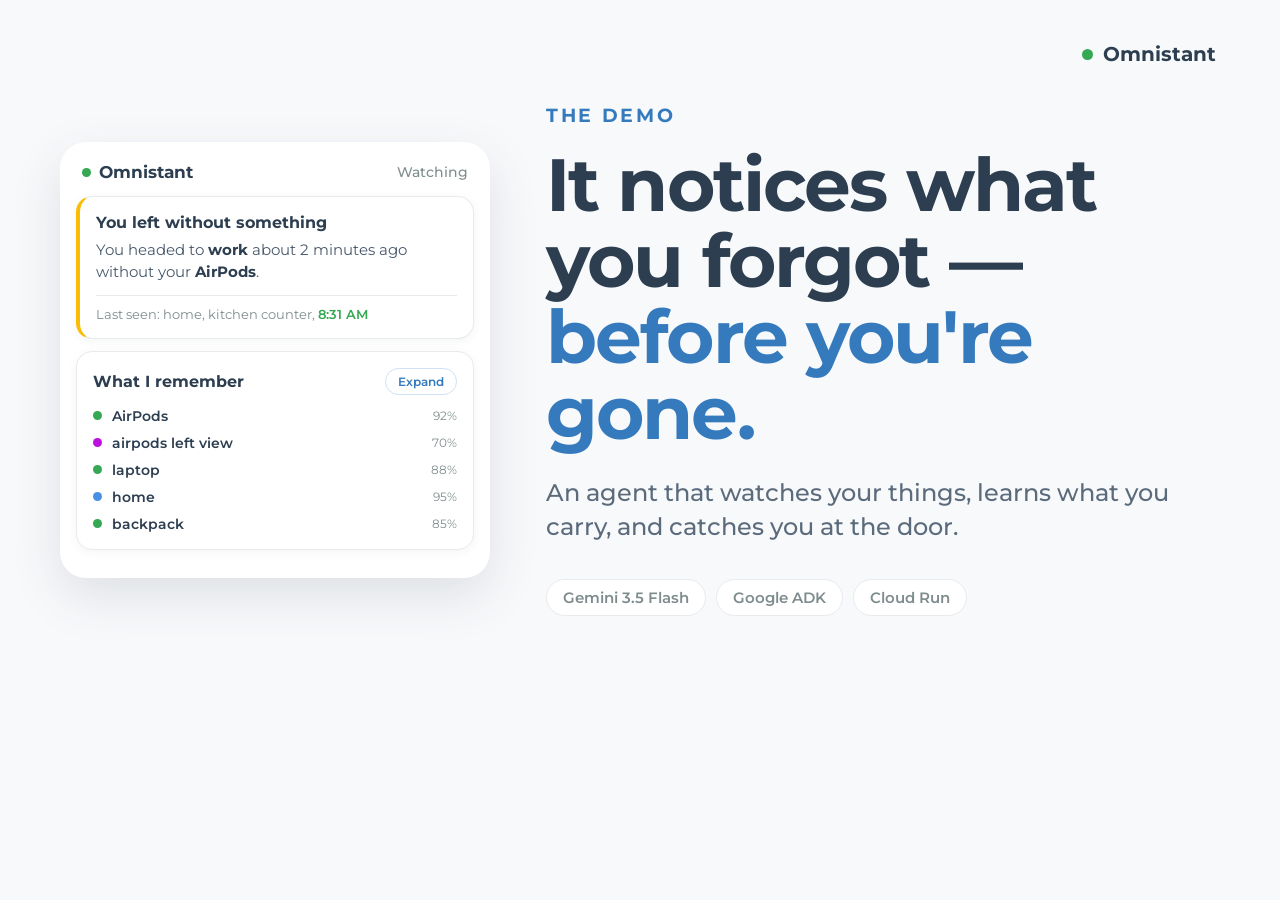
<file: docs/gallery/00-thumbnail.html>
<!doctype html>
<html>
<head>
<meta charset="utf-8">
<link rel="preconnect" href="https://fonts.googleapis.com">
<link rel="preconnect" href="https://fonts.gstatic.com" crossorigin>
<link href="https://fonts.googleapis.com/css2?family=Montserrat:wght@400;500;600;700;800&display=swap" rel="stylesheet">
<style>
  :root {
    --bg:#F8F9FB; --surface:#FFFFFF; --primary:#4A90E2; --primary-text:#357ABD;
    --item:#34A853; --activity:#BD10E0; --text:#2C3E50; --muted:#7F8C8D;
    --border:#E8EAED; --warning:#FBBC04;
    --sh-card:0 2px 10px rgba(44,62,80,.06);
  }
  * { margin:0; padding:0; box-sizing:border-box; }
  html, body { width:1280px; height:720px; overflow:hidden; }
  body {
    font-family: Montserrat, "SF Pro Display", "Segoe UI", system-ui, sans-serif;
    background:var(--bg); color:var(--text);
    -webkit-font-smoothing:antialiased;
  }

  .stage { height:100%; display:grid; grid-template-columns: 430px 1fr; gap:56px;
           padding:56px 64px 56px 60px; align-items:center; position:relative; }

  /* brand, top-right — same placement as the gallery plates */
  .brand { position:absolute; top:42px; right:64px; display:flex; align-items:center; gap:10px; }
  .brand .dot { width:11px; height:11px; border-radius:50%; background:var(--item); }
  .brand span { font-size:20px; font-weight:700; color:var(--text); }

  /* ── phone ── */
  .phone { width:430px; border-radius:26px; background:var(--surface);
           box-shadow:0 18px 50px rgba(44,62,80,.13); padding:16px 16px 0;
           overflow:hidden; padding-bottom:16px; }
  .phone-top { display:flex; align-items:center; justify-content:space-between;
               padding:4px 6px 14px; }
  .phone-top .l { display:flex; align-items:center; gap:8px; font-size:17px; font-weight:700; }
  .phone-top .l .dot { width:9px; height:9px; border-radius:50%; background:var(--item); }
  .phone-top .r { font-size:14px; color:var(--muted); font-weight:500; }

  .card { background:var(--surface); border:1px solid var(--border); border-radius:16px;
          box-shadow:var(--sh-card); padding:16px; margin-bottom:12px; }
  .card-head { display:flex; align-items:center; justify-content:space-between; margin-bottom:12px; }
  .card-head h3 { font-size:16px; font-weight:700; }
  .pill { font-size:12px; font-weight:600; color:var(--primary-text);
          border:1px solid #CFE0F5; border-radius:999px; padding:5px 12px; }

  /* alert — the money shot, in the app's own card language */
  .alert { border-left:4px solid var(--warning); }
  .alert h4 { font-size:16px; font-weight:700; margin-bottom:8px; }
  .alert p { font-size:14.5px; line-height:1.5; color:#46586B; }
  .alert p b { color:var(--text); font-weight:700; }
  .alert .seen { margin-top:11px; padding-top:10px; border-top:1px solid var(--border);
                 font-size:13px; color:var(--muted); }
  .alert .seen b { color:var(--item); font-weight:600; }

  .rows { display:flex; flex-direction:column; gap:9px; }
  .row { display:flex; align-items:center; gap:10px; }
  .row .d { width:9px; height:9px; border-radius:50%; flex:none; }
  .row .n { font-size:14px; font-weight:600; }
  .row .m { font-size:12px; color:var(--muted); margin-left:auto; }

  /* ── right column ── */
  .eyebrow { font-size:19px; font-weight:700; letter-spacing:.14em; color:var(--primary-text);
             text-transform:uppercase; margin-bottom:20px; }
  h1 { font-size:74px; line-height:1.03; font-weight:700; letter-spacing:-.025em; }
  h1 .hl { color:var(--primary-text); }
  .sub { margin-top:24px; font-size:24px; line-height:1.45; color:#5B6B7C; font-weight:500; max-width:660px; }
  .meta { margin-top:34px; display:flex; align-items:center; gap:10px; flex-wrap:wrap; }
  .tag { font-size:15px; font-weight:600; color:var(--muted);
         border:1px solid var(--border); background:var(--surface);
         border-radius:999px; padding:8px 16px; }
</style>
</head>
<body>
  <div class="brand"><div class="dot"></div><span>Omnistant</span></div>

  <div class="stage">
    <!-- phone -->
    <div class="phone">
      <div class="phone-top">
        <div class="l"><div class="dot"></div>Omnistant</div>
        <div class="r">Watching</div>
      </div>

      <div class="card alert">
        <h4>You left without something</h4>
        <p>You headed to <b>work</b> about 2 minutes ago without your <b>AirPods</b>.</p>
        <div class="seen">Last seen: home, kitchen counter, <b>8:31 AM</b></div>
      </div>

      <div class="card">
        <div class="card-head"><h3>What I remember</h3><div class="pill">Expand</div></div>
        <div class="rows">
          <div class="row"><div class="d" style="background:#34A853"></div><div class="n">AirPods</div><div class="m">92%</div></div>
          <div class="row"><div class="d" style="background:#BD10E0"></div><div class="n">airpods left view</div><div class="m">70%</div></div>
          <div class="row"><div class="d" style="background:#34A853"></div><div class="n">laptop</div><div class="m">88%</div></div>
          <div class="row"><div class="d" style="background:#4A90E2"></div><div class="n">home</div><div class="m">95%</div></div>
          <div class="row"><div class="d" style="background:#34A853"></div><div class="n">backpack</div><div class="m">85%</div></div>
        </div>
      </div>
    </div>

    <!-- copy -->
    <div>
      <div class="eyebrow">The demo</div>
      <h1>It notices what<br>you forgot —<br><span class="hl">before you're gone.</span></h1>
      <p class="sub">An agent that watches your things, learns what you carry, and catches you at the door.</p>
      <div class="meta">
        <div class="tag">Gemini 3.5 Flash</div>
        <div class="tag">Google ADK</div>
        <div class="tag">Cloud Run</div>
      </div>
    </div>
  </div>
</body>
</html>
</file>
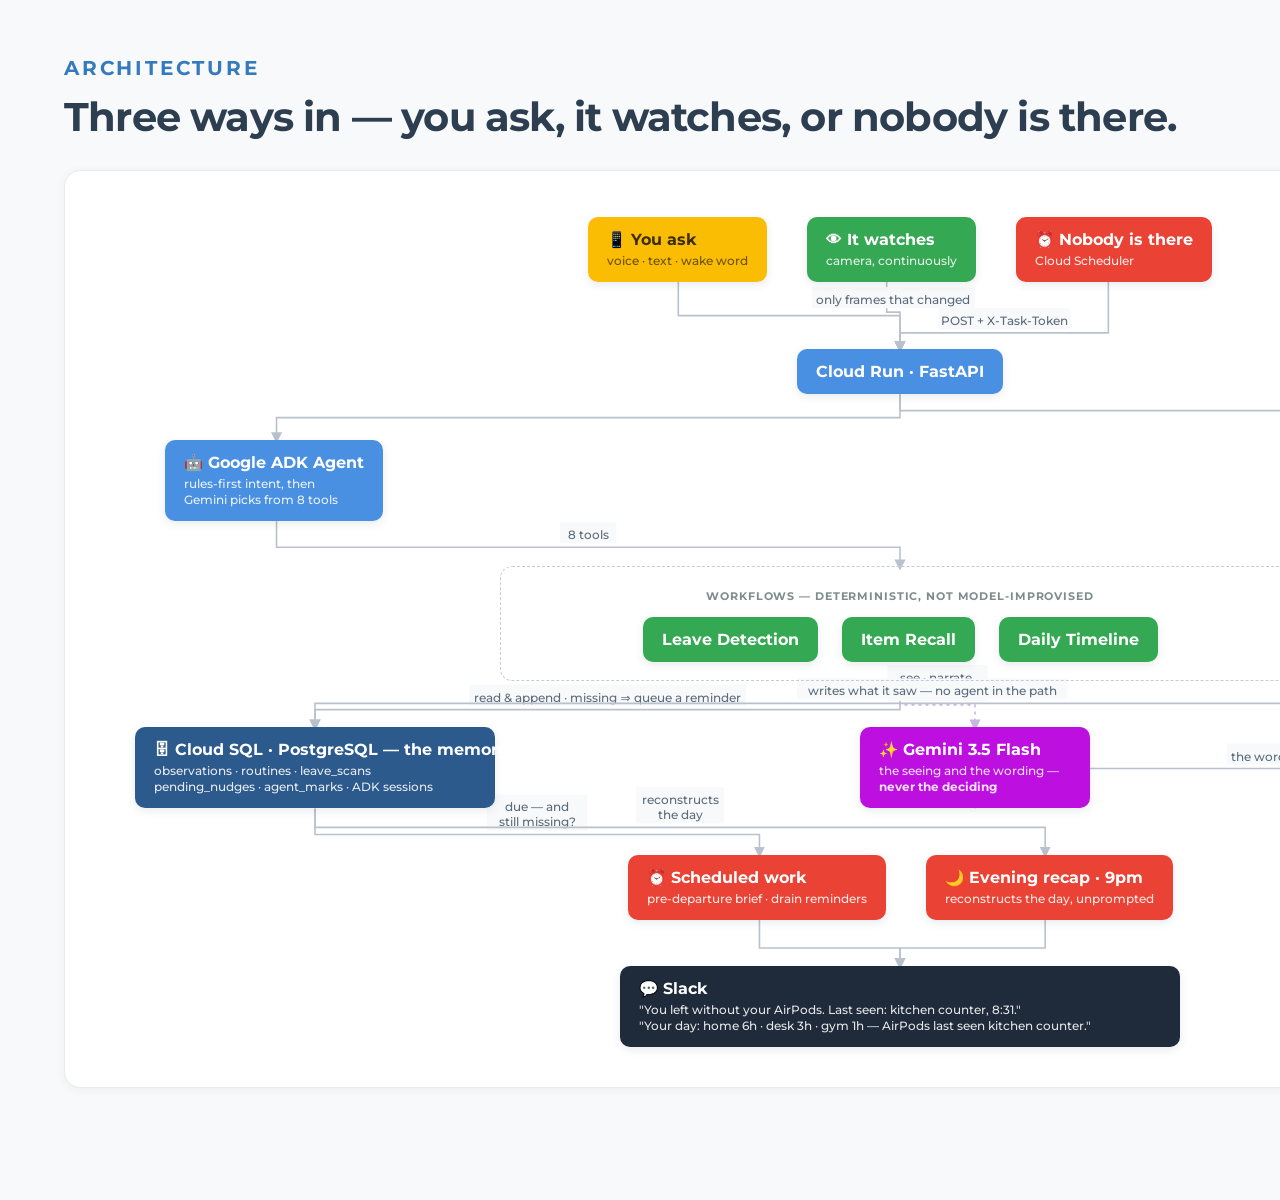
<file: docs/gallery/05-architecture.html>
<!doctype html>
<html>
<head>
<meta charset="utf-8">
<link rel="preconnect" href="https://fonts.googleapis.com">
<link rel="preconnect" href="https://fonts.gstatic.com" crossorigin>
<link href="https://fonts.googleapis.com/css2?family=Montserrat:wght@400;500;600;700;800&display=swap" rel="stylesheet">
<style>
  :root {
    --bg:#F8F9FB; --surface:#FFFFFF; --primary:#4A90E2; --primary-text:#357ABD;
    --item:#34A853; --activity:#BD10E0; --text:#2C3E50; --muted:#7F8C8D;
    --border:#E8EAED; --warning:#FBBC04; --danger:#EA4335;
    --sh-card:0 2px 10px rgba(44,62,80,.06);
  }
  * { margin:0; padding:0; box-sizing:border-box; }
  html, body { width:1800px; height:1200px; overflow:hidden; }
  body {
    font-family: Montserrat, "SF Pro Display", "Segoe UI", system-ui, sans-serif;
    background:var(--bg); color:var(--text);
    -webkit-font-smoothing:antialiased;
  }

  .page { width:1800px; height:1200px; padding:56px 64px; position:relative; }

  .eyebrow { font-size:20px; font-weight:700; letter-spacing:.14em; color:var(--primary-text);
             text-transform:uppercase; margin-bottom:14px; }
  h1 { font-size:40px; line-height:1.15; font-weight:700; letter-spacing:-.02em; max-width:1500px; }

  .frame { margin-top:30px; background:var(--surface); border:1px solid var(--border);
           border-radius:16px; box-shadow:var(--sh-card); padding:46px 60px 40px;
           position:relative; height:918px; }

  .diagram { position:relative; height:100%; display:flex; flex-direction:column;
             justify-content:space-between; }

  .row { display:flex; align-items:flex-start; justify-content:center; gap:40px; position:relative; z-index:2; }
  .row.spread { justify-content:space-between; }

  .node { border-radius:10px; padding:13px 19px; color:#fff; box-shadow:0 3px 8px rgba(44,62,80,.10); }
  .node .t { font-size:15.5px; font-weight:700; display:flex; align-items:center; gap:7px; white-space:nowrap; }
  .node .s { font-size:11.5px; font-weight:500; opacity:.88; margin-top:4px; line-height:1.4; }

  .c-amber  { background:var(--warning); color:#3A2E00; }
  .c-amber .s { opacity:.75; }
  .c-green  { background:var(--item); }
  .c-red    { background:var(--danger); }
  .c-blue   { background:var(--primary); }
  .c-purple { background:var(--activity); }
  .c-navy   { background:#1F2B3A; }
  .c-light  { background:var(--surface); color:var(--text); border:1px solid var(--border); }
  .c-light .s { color:var(--muted); }
  .c-sql    { background:#2C5A8C; }

  .wf-frame { border:1.5px dashed #C6CCD3; border-radius:12px; padding:22px 24px 18px; }
  .wf-label { font-size:11px; font-weight:700; letter-spacing:.08em; color:var(--muted);
              text-transform:uppercase; margin-bottom:14px; text-align:center; }
  .wf-frame .row { gap:24px; }

  svg.wires { position:absolute; inset:0; width:100%; height:100%; z-index:1; overflow:visible; }
  .wire { fill:none; stroke:#B9C2CC; stroke-width:1.6; }
  .wire.dotted { stroke-dasharray:3 4; stroke:#C9B8DE; }
  .lbl { font-size:12px; fill:#5B6B7C; font-weight:500; }
  .lbl-bg { fill:#F8F9FB; }
</style>
</head>
<body>
<div class="page">
  <div class="eyebrow">Architecture</div>
  <h1>Three ways in — you ask, it watches, or nobody is there.</h1>

  <div class="frame">
    <div class="diagram" id="diagram">
      <svg class="wires" id="wires"></svg>

      <div class="row" style="margin-bottom:22px;">
        <div class="node c-amber" id="you-ask">
          <div class="t">📱 You ask</div>
          <div class="s">voice · text · wake word</div>
        </div>
        <div class="node c-green" id="it-watches">
          <div class="t">👁 It watches</div>
          <div class="s">camera, continuously</div>
        </div>
        <div class="node c-red" id="nobody">
          <div class="t">⏰ Nobody is there</div>
          <div class="s">Cloud Scheduler</div>
        </div>
      </div>

      <div class="row">
        <div class="node c-blue" id="gateway">
          <div class="t">Cloud Run · FastAPI</div>
        </div>
      </div>

      <div class="row spread" style="padding:0 40px;">
        <div class="node c-blue" id="agent">
          <div class="t">🤖 Google ADK Agent</div>
          <div class="s">rules-first intent, then<br>Gemini picks from 8 tools</div>
        </div>
        <div class="node c-green" id="watchloop">
          <div class="t">⏱ Watch loop</div>
          <div class="s">appeared · left view<br><b>no agent in the path</b></div>
        </div>
      </div>

      <div class="row" style="width:100%;">
        <div class="wf-frame" id="workflows" style="width:800px;">
          <div class="wf-label">Workflows — deterministic, not model-improvised</div>
          <div class="row">
            <div class="node c-green" id="wf-leave"><div class="t">Leave Detection</div></div>
            <div class="node c-green" id="wf-recall"><div class="t">Item Recall</div></div>
            <div class="node c-green" id="wf-timeline"><div class="t">Daily Timeline</div></div>
          </div>
        </div>
      </div>

      <div class="row spread" style="padding:0 10px;">
        <div class="node c-sql" id="cloudsql" style="width:360px;">
          <div class="t">🗄 Cloud SQL · PostgreSQL — the memory</div>
          <div class="s">observations · routines · leave_scans<br>pending_nudges · agent_marks · ADK sessions</div>
        </div>
        <div class="node c-purple" id="gemini" style="width:230px;">
          <div class="t">✨ Gemini 3.5 Flash</div>
          <div class="s">the seeing and the wording —<br><b>never the deciding</b></div>
        </div>
        <div class="node c-light" id="spoken" style="width:210px;">
          <div class="t">💬 Spoken + on screen</div>
          <div class="s">memory globe · day timeline</div>
        </div>
      </div>

      <div class="row">
        <div class="node c-red" id="scheduled">
          <div class="t">⏰ Scheduled work</div>
          <div class="s">pre-departure brief · drain reminders</div>
        </div>
        <div class="node c-red" id="recap">
          <div class="t">🌙 Evening recap · 9pm</div>
          <div class="s">reconstructs the day, unprompted</div>
        </div>
      </div>

      <div class="row">
        <div class="node c-navy" id="slack" style="width:560px;">
          <div class="t">💬 Slack</div>
          <div class="s">"You left without your AirPods. Last seen: kitchen counter, 8:31."<br>"Your day: home 6h · desk 3h · gym 1h — AirPods last seen kitchen counter."</div>
        </div>
      </div>

    </div>
  </div>
</div>

<script>
function rectOf(id) { return document.getElementById(id).getBoundingClientRect(); }

function connect(fromId, toId, label, opts) {
  opts = opts || {};
  var svg = document.getElementById('wires');
  var wrap = document.getElementById('diagram').getBoundingClientRect();
  var a = rectOf(fromId), b = rectOf(toId);

  var fromSide = opts.fromSide || 'bottom';
  var toSide = opts.toSide || 'top';

  var sx, sy, ex, ey, d, lx, ly;

  if (fromSide === 'left' || fromSide === 'right') {
    sx = (fromSide === 'left' ? a.left : a.right) - wrap.left;
    sy = a.top + a.height/2 - wrap.top;
  } else {
    sx = a.left + a.width/2 - wrap.left;
    sy = (fromSide === 'top' ? a.top : a.bottom) - wrap.top;
  }
  if (toSide === 'left' || toSide === 'right') {
    ex = (toSide === 'left' ? b.left : b.right) - wrap.left;
    ey = b.top + b.height/2 - wrap.top;
  } else {
    ex = b.left + b.width/2 - wrap.left;
    ey = (toSide === 'top' ? b.top : b.bottom) - wrap.top;
  }

  var midy = opts.midY !== undefined ? opts.midY : sy + (ey - sy) * (opts.bend !== undefined ? opts.bend : 0.55);
  d = "M " + sx + " " + sy + " L " + sx + " " + midy + " L " + ex + " " + midy + " L " + ex + " " + ey;
  lx = opts.labelX !== undefined ? opts.labelX : (sx + ex) / 2;
  ly = midy - 8;

  var path = document.createElementNS("http://www.w3.org/2000/svg", "path");
  path.setAttribute("d", d);
  path.setAttribute("class", "wire" + (opts.dotted ? " dotted" : ""));
  path.setAttribute("marker-end", "url(#arrow" + (opts.dotted ? "-dotted" : "") + ")");
  svg.appendChild(path);

  if (label) {
    var lines = label.split('\n');
    var maxLen = Math.max.apply(null, lines.map(function(l){return l.length;}));
    var w = maxLen * 6.3 + 12;
    var h = lines.length * 15 + 6;
    var rect = document.createElementNS("http://www.w3.org/2000/svg", "rect");
    rect.setAttribute("x", lx - w/2);
    rect.setAttribute("y", ly - h + 4);
    rect.setAttribute("width", w);
    rect.setAttribute("height", h);
    rect.setAttribute("class", "lbl-bg");
    svg.appendChild(rect);

    var text = document.createElementNS("http://www.w3.org/2000/svg", "text");
    text.setAttribute("x", lx);
    text.setAttribute("class", "lbl");
    text.setAttribute("text-anchor", "middle");
    lines.forEach(function(line, i){
      var tspan = document.createElementNS("http://www.w3.org/2000/svg", "tspan");
      tspan.setAttribute('x', lx);
      tspan.setAttribute('y', ly - (lines.length - 1 - i) * 15);
      tspan.textContent = line;
      text.appendChild(tspan);
    });
    svg.appendChild(text);
  }
}

var svg = document.getElementById('wires');
var defs = document.createElementNS("http://www.w3.org/2000/svg", "defs");
defs.innerHTML =
  '<marker id="arrow" viewBox="0 0 10 10" refX="8" refY="5" markerWidth="7" markerHeight="7" orient="auto-start-reverse">' +
  '<path d="M0,0 L10,5 L0,10 z" fill="#B9C2CC"/></marker>' +
  '<marker id="arrow-dotted" viewBox="0 0 10 10" refX="8" refY="5" markerWidth="7" markerHeight="7" orient="auto-start-reverse">' +
  '<path d="M0,0 L10,5 L0,10 z" fill="#C9B8DE"/></marker>';
svg.appendChild(defs);

var wrapTop = rectOf('diagram').top;
var wfBottom = rectOf('workflows').bottom - wrapTop;
var row5Top = rectOf('cloudsql').top - wrapTop;

connect('you-ask', 'gateway', null, {bend:.5});
connect('it-watches', 'gateway', 'only frames that changed', {bend:.45});
connect('nobody', 'gateway', 'POST + X-Task-Token', {bend:.75});

connect('gateway', 'agent', null, {bend:.5});
connect('gateway', 'watchloop', null, {bend:.35});

connect('agent', 'workflows', '8 tools', {bend:.55});
connect('workflows', 'cloudsql', 'read & append · missing ⇒ queue a reminder', {bend:.6});
connect('workflows', 'gemini', 'see · narrate,\nnever invent', {dotted:true, bend:.5});

connect('watchloop', 'cloudsql', 'writes what it saw — no agent in the path',
        {toSide:'top', midY: wfBottom + 22});

connect('gemini', 'spoken', 'the wording', {bend:.5});

connect('cloudsql', 'scheduled', 'due — and\nstill missing?', {bend:.55});
connect('cloudsql', 'recap', 'reconstructs\nthe day', {bend:.4});

connect('scheduled', 'slack', null, {bend:.6});
connect('recap', 'slack', null, {bend:.6});
</script>
</body>
</html>
</file>
